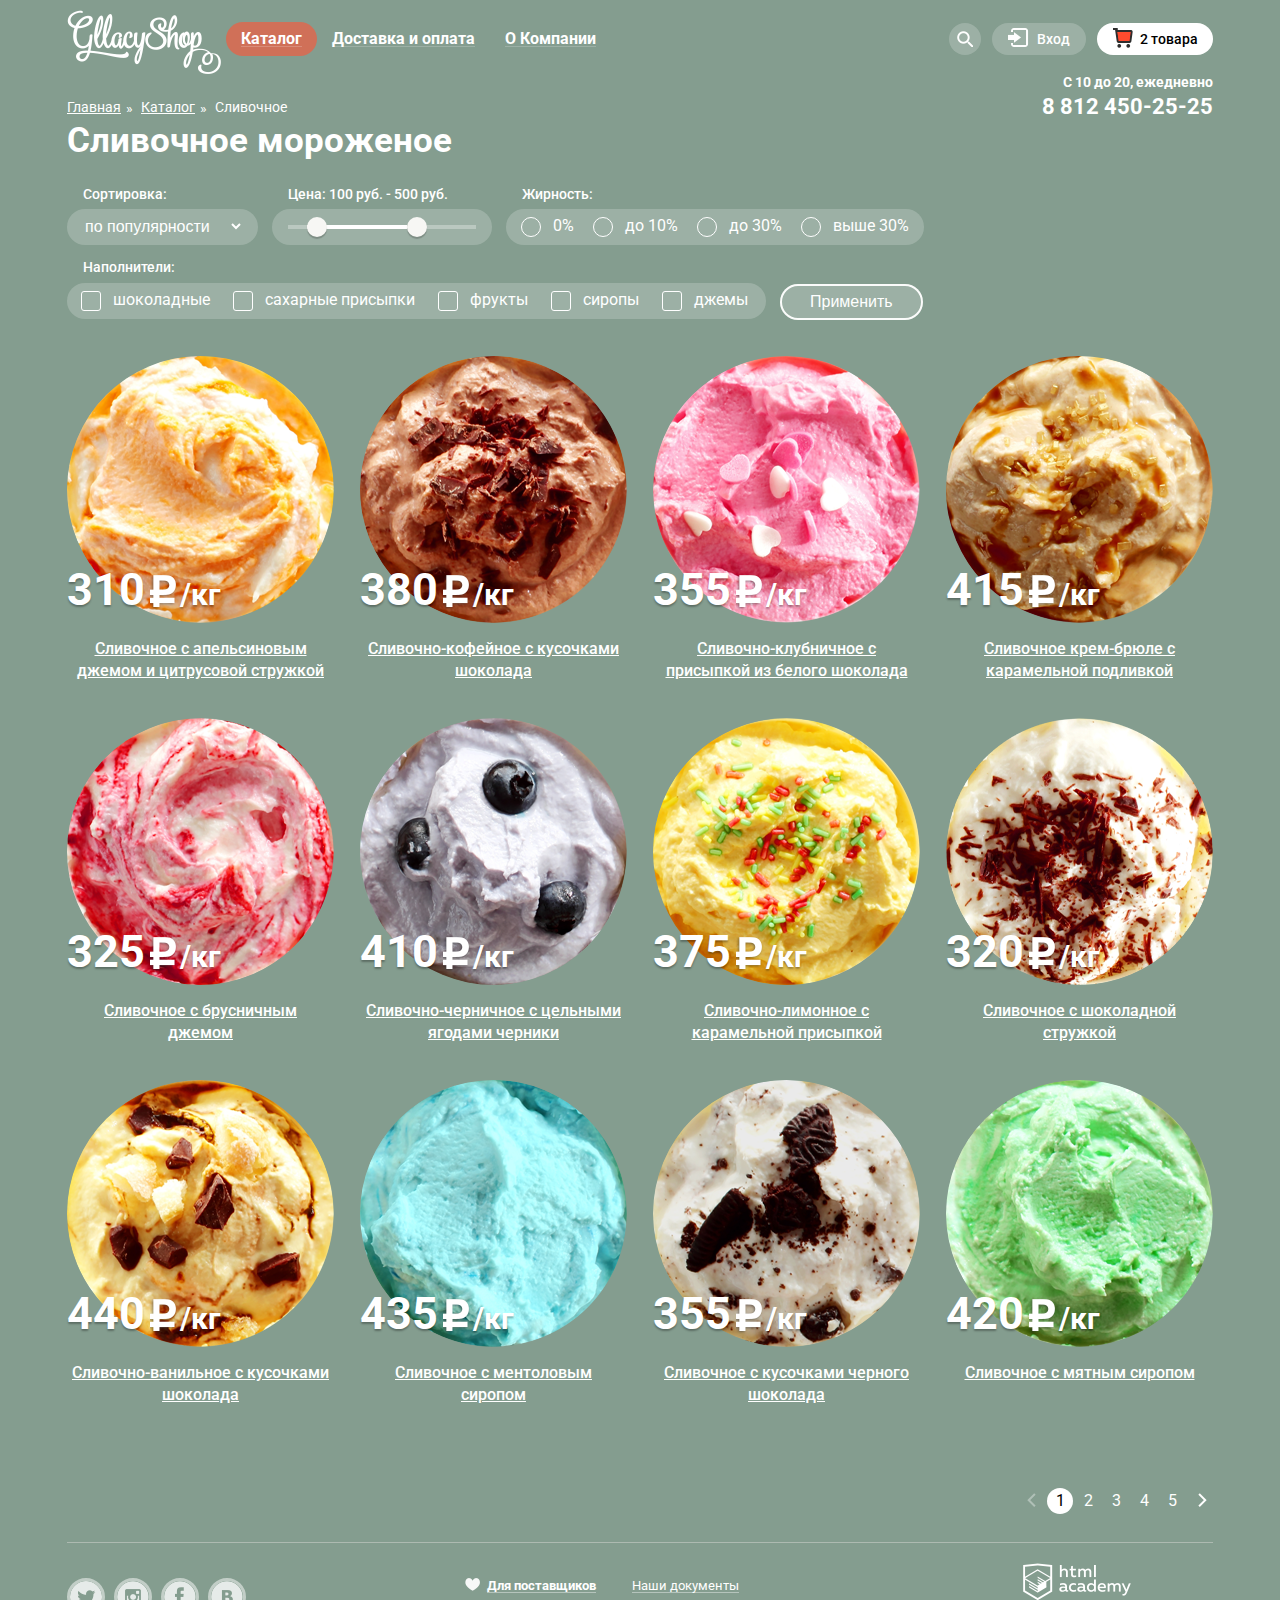
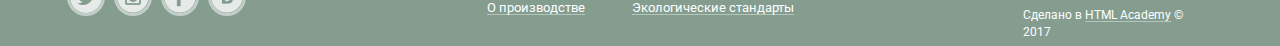
<file: catalog.html>
<!DOCTYPE html>
<html lang="en">
<head>
	<meta charset="UTF-8">
	<title>HTML Academy: Gllacy-catalog</title>
	<link rel="stylesheet" href="css/normalize.css">
	<link href="https://fonts.googleapis.com/css?family=Roboto:400,500,700" rel="stylesheet">
	<link rel="stylesheet" href="css/styles.min.css">
</head>
<body>
	<div class="container">
		<header class="main_header">
			<div class="main_header-top clearfix">
				<a href="index.html" title="На главную"> 
					<div class="logo_block">
						<img src="img/main_logo.png" width="154" height="64" alt="Glaccy-shop logo">
					</div>
				</a>
				<nav class="header_nav">
					<ul class="header_list">
						<li class="header_list-item">
							<a href="#" class="header_list-link active"> Каталог</a>									
							<div class="catalog_nav">
								<ul class="catalog_list">
									<li class="catalog_list-item emphasized">
										<a href="#" class="catalog_list-link">Новинки</a>
									</li>
									<li class="catalog_list-item">
										<a class="catalog_list-link active">Сливочное</a>
									</li>
									<li class="catalog_list-item">
										<a href="#" class="catalog_list-link">Щербеты</a>
									</li>
									<li class="catalog_list-item">
										<a href="#" class="catalog_list-link">Фруктовый лед</a>
									</li>
									<li class="catalog_list-item">
										<a href="#" class="catalog_list-link"> Мелорин</a>
									</li>
								</ul>
							</div>				
						</li>
						<li class="header_list-item">
							<a href="#" class="header_list-link"> Доставка и оплата</a>
						</li>
						<li class="header_list-item">
							<a href="#" class="header_list-link"> О Компании</a>
						</li>
					</ul>
				</nav>
				<nav class="user_block">
					<ul class="user_block-list">
						<li class="user_block-item search_item">
							<a href="#" class="user_block-link search"> Поиск</a>
							<div class="search_block">
								<form action="#">
									<fieldset>
										<input type="search" name="search_text" id="search_input">
										<label for="search_input" class="search_label"> Что ищем?</label>
									</fieldset>
								</form>
							</div>
						</li>
						<li class="user_block-item enter_item">
							<a href="#" class="user_block-link enter"> Вход </a>
							<div class="enter_block">
								<form action="#" method="post" class="clearfix">
									<fieldset class="enter_field">
										<input type="email" id="user_email">
										<label for="user_email"> Электронная почта</label>
									</fieldset>
									<fieldset>
										<input type="password" id="user_password">
										<label for="user_password"> Пароль </label>
									</fieldset>
									<div class="enter_submit clearfix">
										<button type="submit" class="btn enter_btn">Войти</button>
										<div class="enter_links">
											<a href="#"> Забыли пароль?</a>
											<a href="#"> Новая регистрация</a>
										</div>
									</div>
								</form>
							</div> 	
						</li>
						<li class="user_block-item cart_item">
							<a href="#" class="user_block-link cart cart_full"> 2 товара</a>
							<div class="cart_preview">
								<table class="cart_preview-table">
									<tr>
										<td class="preview_delete-col">
											<button type="button" class="delete_button"> Удалить </button>
										</td>
										<td class="preview_pic">
											<div class="preview_block-pic">
												<img src="img/products/1.png" alt="Пломбир с апельсиновым джемом" class="preview_pic" width="35" height="35">
											</div>
										</td>
										<td class="preview_product-name">
											Пломбир с апельсиновым джемом
										</td>
										<td class="preview_amount">
											1,5 кг x <span class="cart_preview-price">200 руб. </span>
										</td>
										<td class="subtotal">
											300 руб.
										</td>
									</tr>
									<tr class="row2">
										<td class="preview_delete-col">
											<button type="button" class="delete_button"> Удалить </button>
										</td>
										<td class="preview_pic">
											<div class="preview_block-pic">
												<img src="img/products/2.png" alt="Клубничный пломбир с присыпкой" class="preview_pic" width="35" height="35">
											</div>
										</td>
										<td class="preview_product-name">
											Клубничный пломбир с присыпкой из белого шоколада
										</td>
										<td class="preview_amount">
											1,5 кг x <span class="cart_preview-price">300 руб. </span>
										</td>
										<td class="subtotal">
											450 руб.
										</td>
									</tr>
									<tr class="preview_total">
										<td colspan="5">
											Итого: 750 руб.
										</td>
									</tr>
									<tr class="preview_btn_cell">
										<td colspan="5">
											<a href="#" class="btn"> Оформить заказ</a>
										</td>
									</tr>
								</table>
							</div>
						</li>
					</ul>
				</nav>
			</div>
			<div class="header_add-info clearfix">
				<div class="header_contacts">
					<p class="header_contacts_schedule"> С 10 до 20, ежедневно </p>
					<p class="header_contacts_phone"> 8 812 450-25-25</p>
				</div>
			</div>
		</header>

		<main class="main clearfix">
			
			<ul class="breadcrumbs">
				<li class="breadcrubs_item">
					<a href="index.html" class="breadcrunbs_item-link"> Главная</a>
				</li>
				<li class="breadcrubs_item">
					<a href="#" class="breadcrunbs_item-link"> Каталог</a>
				</li>
				<li class="breadcrubs_item current"> 
					Сливочное	
				</li>
			</ul>


			<h1> Сливочное мороженое</h1>

			<section class="filter_settings">
				<form action="#">
					<div class="filter_settings-item">
						<p>Сортировка:</p>
						<div class="filter_settings-options filter_settings-sort">
							<select name="sort">
								<option value="popular">по популярности</option>
								<option value="cheap_first">сначала недорогие</option>
								<option value="expensive_first">сначала дорогие</option>
								<option value="fat">по жирности</option>
							</select>
						</div>
					</div>

					<div class="filter_settings-item">
						<p>Цена: 100 руб.  -  500 руб.</p>
						<div class="filter_settings-options range_controls">
						   	<div class="scale">
						   		<div class="bar"></div>
							</div>
						    <div class="range_toggle range_toggle-min"></div>
							<div class="range_toggle range_toggle-max"></div>
						</div>
					</div>

					<div class="filter_settings-item filter_fat">
						<p> Жирность:</p>
						<div class="filter_settings-options filter_settings-fat">
							
							<label for="zero-fat"> 
								<input type="radio" id="zero-fat" name="fat" value="zero"> 
								<span class="checkbox_indicator"></span> 0% 
							</label>
							

							<label for="ten-fat">
								<input type="radio" id="ten-fat" name="fat" value="ten">
								<span class="checkbox_indicator"></span> до 10% 
							</label>
							
							<label for="before_30-fat"> 
								<input type="radio" id="before_30-fat" name="fat" value="before 30">
								<span class="checkbox_indicator"></span> до 30% 
							</label>
							
							
							<label for="above_30-fat">
								<input type="radio" id="above_30-fat" name="fat" value="above 30">
							 	<span class="checkbox_indicator"></span> выше 30% 
							 </label>
						</div>
					</div>

					<div class="filter_settings-item"> 
						<p>Наполнители:</p>
						<div class="filter_settings-options filter_settings-fillers">
							
							<label for="shoko-filler">
								<input type="checkbox" id="shoko-filler">
								<span class="checkbox_indicator"></span> 
								 шоколадные
							</label>
							
							
							<label for="sugar-filler">
								<input type="checkbox" id="sugar-filler">
								<span class="checkbox_indicator"></span>
								сахарные присыпки 
							 </label>

							<label for="fruit-filler"> 
								<input type="checkbox" id="fruit-filler">  
								<span class="checkbox_indicator"></span> 
								фрукты
							</label>
							
							
							<label for="syrup-filler">
								<input type="checkbox" id="syrup-filler">
								<span class="checkbox_indicator"></span>
								сиропы	
							</label>
							
							<label for="jam-filler">
								<input type="checkbox" id="jam-filler"> 
								<span class="checkbox_indicator"></span>
								джемы 
							</label>
						</div>
					</div>

					<div class="filter_settings-item"> 
						<input type="submit" value="Применить">
					</div>
				</form>
			</section>
		
			<section class="products">
				<ul class="products_list">
					<li class="products_list-item">
						<a href="#" class="products_item-link">
							<div class="products_img-block">
								<img src="img/products/1.png" alt="Сливочное с апельсиновым джемом" class="product_pic" width="267" height="267">
							</div>
							<b class="price"> 310 <span class="rouble">/кг</span></b>
						</a>
						<p> <a href="#" class="products_name-link">Сливочное с апельсиновым джемом и цитрусовой стружкой</a></p>
						<a href="#" class="products_link-quickview btn"> Быстрый просмотр</a>
					</li>
					
					<li class="products_list-item">
						<a href="#" class="products_item-link">
							<div class="products_img-block">
								<img src="img/products/2.png" alt="Сливочно-кофейное с кусочками шоколада" class="product_pic" width="267" height="267">
							</div>
							<b class="price"> 380 <span class="rouble">/кг</span></b>
						</a>
						<p> <a href="#" class="products_name-link">Сливочно-кофейное с кусочками шоколада</a></p>
						<a href="#" class="products_link-quickview btn"> Быстрый просмотр</a>
					</li>

					<li class="products_list-item">
						<a href="#" class="products_item-link">
							<div class="products_img-block">
								<img src="img/products/3.png" alt="Сливочно-клубничное с присыпкой из белого шоколада" class="product_pic" width="267" height="267">
							</div>
							<b class="price">355 <span class="rouble">/кг</span></b>
						</a>
						<p> <a href="#" class="products_name-link">Сливочно-клубничное с присыпкой из белого шоколада</a></p>
						<a href="#" class="products_link-quickview btn"> Быстрый просмотр</a>
					</li>

					<li class="products_list-item">
						<a href="#" class="products_item-link">
							<div class="products_img-block">
								<img src="img/products/4.png" alt="Сливочное крем-брюле с карамельной подливкой" class="product_pic" width="267" height="267">
							</div>
							<b class="price">415 <span class="rouble">/кг</span></b>
						</a>
						<p> <a href="#" class="products_name-link">Сливочное крем-брюле с карамельной подливкой</a></p>
						<a href="#" class="products_link-quickview btn"> Быстрый просмотр</a>
					</li>

					<li class="products_list-item">
						<a href="#" class="products_item-link">
							<div class="products_img-block">
								<img src="img/products/5.png" alt="Сливочное с брусничным джемом" class="product_pic" width="267" height="267">
							</div>
							<b class="price">325 <span class="rouble">/кг</span></b>
						</a>
						<p> <a href="#" class="products_name-link">Сливочное с брусничным джемом</a></p>
						<a href="#" class="products_link-quickview btn"> Быстрый просмотр</a>
					</li>

					<li class="products_list-item">
						<a href="#" class="products_item-link">
							<div class="products_img-block">
								<img src="img/products/6.png" alt="Сливочно-черничное с цельными ягодами черники " class="product_pic" width="267" height="267">
							</div>
							<b class="price">410 <span class="rouble">/кг</span></b>
						</a>
						<p> <a href="#" class="products_name-link">Сливочно-черничное с цельными ягодами черники </a></p>
						<a href="#" class="products_link-quickview btn"> Быстрый просмотр</a>
					</li>

					<li class="products_list-item">
						<a href="#" class="products_item-link">
							<div class="products_img-block">
								<img src="img/products/7.png" alt="Сливочно-лимонное с карамельной присыпкой" class="product_pic" width="267" height="267">
							</div>
							<b class="price">375 <span class="rouble">/кг</span></b>
						</a>
						<p> <a href="#" class="products_name-link">Сливочно-лимонное с карамельной присыпкой</a></p>
						<a href="#" class="products_link-quickview btn"> Быстрый просмотр</a>
					</li>

					<li class="products_list-item">
						<a href="#" class="products_item-link">
							<div class="products_img-block">
								<img src="img/products/8.png" alt="Сливочное с шоколадной стружкой" class="product_pic" width="267" height="267">
							</div>
							<b class="price">320 <span class="rouble">/кг</span></b>
						</a>
						<p> <a href="#" class="products_name-link">Сливочное с шоколадной стружкой</a></p>
						<a href="#" class="products_link-quickview btn"> Быстрый просмотр</a>
					</li>

					<li class="products_list-item">
						<a href="#" class="products_item-link">
							<div class="products_img-block">
								<img src="img/products/9.png" alt="Сливочно-ванильное с кусочками шоколада" class="product_pic" width="267" height="267">
							</div>
							<b class="price">440 <span class="rouble">/кг</span></b>
						</a>
						<p> <a href="#" class="products_name-link">Сливочно-ванильное с кусочками шоколада</a></p>
						<a href="#" class="products_link-quickview btn"> Быстрый просмотр</a>
					</li>

					<li class="products_list-item">
						<a href="#" class="products_item-link">
							<div class="products_img-block">
								<img src="img/products/10.png" alt="Сливочноe с ментоловым сиропом" class="product_pic" width="267" height="267">
							</div>
							<b class="price">435 <span class="rouble">/кг</span></b>
						</a>
						<p> <a href="#" class="products_name-link">Сливочноe с ментоловым сиропом</a></p>
						<a href="#" class="products_link-quickview btn"> Быстрый просмотр</a>
					</li>

					<li class="products_list-item">
						<a href="#" class="products_item-link">
							<div class="products_img-block">
								<img src="img/products/11.png" alt="Сливочное с кусочками черного шоколада" class="product_pic" width="267" height="267">
							</div>
							<b class="price"> 355 <span class="rouble">/кг</span></b>
						</a>
						<p> <a href="#" class="products_name-link">Сливочное с кусочками черного шоколада</a></p>
						<a href="#" class="products_link-quickview btn"> Быстрый просмотр</a>
					</li>

					<li class="products_list-item">
						<a href="#" class="products_item-link">
							<div class="products_img-block">
								<img src="img/products/12.png" alt="Сливочное с мятным сиропом" class="product_pic" width="267" height="267">
							</div>
							<b class="price">420 <span class="rouble">/кг</span></b>
						</a>
						<p> <a href="#" class="products_name-link">Сливочное с мятным сиропом</a></p>
						<a href="#" class="products_link-quickview btn"> Быстрый просмотр</a>
					</li>	
				</ul>
			</section>

			<ul class="paginator">
				<li class="paginator_item">
					<a class="paginator_link paginator_link-prev">Назад</a>
				</li>
				<li class="paginator_item">
					<a class="paginator_link current_page">1</a>
				</li>
				<li class="paginator_item">
					<a href="#" class="paginator_link">2</a>
				</li>
				<li class="paginator_item">
					<a href="#" class="paginator_link">3</a>
				</li>
				<li class="paginator_item">
					<a href="#" class="paginator_link">4</a>
				</li>
				<li class="paginator_item">
					<a href="#" class="paginator_link">5</a>
				</li>
				<li class="paginator_item">
					<a href="#" class="paginator_link paginator_link-next"> Вперед</a>
				</li>
			</ul>

		</main>
		<footer class="footer clearfix">
				<ul class="social">
					<li class="social_item">
						<a href="#" class="social_item-link twitter" title="Наша страничка в Twitter"> Twitter </a>
					</li>
					<li class="social_item">
						<a href="#" class="social_item-link instagram" title="Мы в Instagram"> Instagram </a>
					</li>
					<li class="social_item">
						<a href="#" class="social_item-link facebook" title="Наша страничка в Facebook"> Facebook </a>
					</li>
					<li class="social_item">
						<a href="#" class="social_item-link vk" title="Добавляйтесь в друзья в VK"> VK </a>
					</li>
				</ul>

				<ul class="about_list">
					<li class="about_list-item about_heart">
						<a href="#"> Для поставщиков</a>
					</li>
					<li class="about_list-item">
						<a href="#"> Наши документы</a>
					</li>
					<li class="about_list-item">
						<a href="#"> О производстве</a>
					</li>
					<li class="about_list-item">
						<a href="#"> Экологические стандарты</a>
					</li>
				</ul>

				<div class="copyright">
					<a href="https://htmlacademy.ru/intensive/htmlcss" title="Сайт HTML-Академии"> 
						<img src="img/logo_academy.png" class="logo_html-academy" alt="HTML Academy" width="108" height="38">
					</a>
					<p> Сделано в <a href="https://htmlacademy.ru/intensive/htmlcss" class="link_html-academy">HTML Academy </a> &copy; 2017</p>
				</div>
			
			</footer>
	</div>
<script src="js/script.min.js"></script>
</body>
</html>
</file>
<file: css/styles.min.css>
html{-webkit-box-sizing:border-box;box-sizing:border-box}*,::after,::before{-webkit-box-sizing:inherit;box-sizing:inherit}body{background-color:#849d8f;font-family:"Roboto","Arial",sans-serif;font-size:18px;line-height:1.2;margin:0;padding:0}.header_list-link:hover::after,body>input[type=radio]{display:none}.site_wrapper{min-width:1200px;background-repeat:no-repeat;background-position:top center;-webkit-transition:background-image .5s ease,background-color .5s ease;transition:background-image .5s ease,background-color .5s ease;position:relative}.site_wrapper::after,.site_wrapper::before{content:"";visibility:hidden}.site_wrapper::before{background-image:url(../img/Background2.png)}.site_wrapper::after{background-image:url(../img/Background3.png)}.container{width:1200px;margin:0 auto;padding:0 27px}.clearfix::after{display:table;content:"";clear:both}.btn{font:inherit;font-size:18px;line-height:24px;font-weight:700;display:inline-block;vertical-align:middle;color:#fff;text-decoration:none;padding:11px 16px;text-align:center;outline:0;background:#f26843;background:-webkit-gradient(linear,left top,left bottom,from(#f26843),to(#e74a35));background:linear-gradient(to bottom,#f26843 0%,#e74a35 100%);border-radius:100px;-webkit-box-shadow:0 2px 2px rgba(172,16,0,.64);box-shadow:0 2px 2px rgba(172,16,0,.64)}.btn:hover{background:-webkit-gradient(linear,left top,left bottom,from(#f58669),to(#ec6f5e));background:linear-gradient(to bottom,#f58669 0%,#ec6f5e 100%);-webkit-box-shadow:0 2px 2px #ac1000;box-shadow:0 2px 2px #ac1000}.btn:active{background:-webkit-gradient(linear,left top,left bottom,from(#d84732),to(#e1613e));background:linear-gradient(to bottom,#d84732 0%,#e1613e 100%);-webkit-box-shadow:inset 0 2px 2px #ac1000;box-shadow:inset 0 2px 2px #ac1000}.main_header{padding:10px 0}.main_header-top{vertical-align:middle;margin-bottom:-5px}.logo_block{float:left;max-width:154px}.logo_link img{max-width:154px;max-height:64px}.header_nav{float:left;max-width:50%;padding-top:12px;padding-left:5px}.user_block{float:right;width:267px;padding-top:13px}.catalog_list,.header_list{padding:0;margin:0}.header_list{list-style:none;font-size:0}.header_list-item{display:inline-block;vertical-align:middle;position:relative;font-size:16px}.header_list-item:last-child{margin-right:0}.header_list-link{display:inline-block;font-size:16px;line-height:18px;font-weight:700;color:#fff;padding:8px 15px;border-radius:19px;position:relative;text-decoration:none}.header_list-link::after{content:"";position:absolute;left:15px;right:15px;bottom:9px;height:1px;background:rgba(255,255,255,.2)}.header_list-link:hover{color:#353535;background-color:#f6f6f3;text-decoration:none}.header_list-link:active{-webkit-box-shadow:inset 0 2px 2px 0;box-shadow:inset 0 2px 2px 0}.catalog_nav{display:none;position:absolute;width:144px;z-index:20}.catalog_list{margin-top:5px;background-color:#f7f7f4;font-size:14px;line-height:16px;list-style:none;border-radius:5px;-webkit-box-shadow:0 15px 20px 0 rgba(0,0,0,.5);box-shadow:0 15px 20px 0 rgba(0,0,0,.5)}.header_list-item:hover .catalog_nav{display:block}.emphasized{border-bottom:1px solid #d1d1ce;font-weight:700}.catalog_list-link{display:block;padding:11px 21px;text-decoration:none;color:#353535}.catalog_list-link[href]:hover{background-color:#fbded7}.catalog_list-link[href]:active{background-color:#f6b5a5}.active{background-color:#d07058;color:#fff;text-decoration:none;cursor:default}.catalog_list-item:first-child a{border-top-left-radius:5px;border-top-right-radius:5px}.catalog_list-item:last-child a{border-bottom-right-radius:5px;border-bottom-left-radius:5px}.user_block-list{font-size:0;text-align:right;list-style:none;padding:0;margin:0}.user_block-item{display:inline-block;vertical-align:top;position:relative;margin-right:11px;font-size:14px;line-height:16px}.user_block-item:last-child{margin-right:0}.user_block-link{display:inline-block;border-radius:18px;padding:8px;background-color:rgba(254,254,254,.2);color:#fff;text-decoration:none;font-weight:500}.user_block-item:hover .user_block-link{color:#000;background-color:#f8f7f4}.search{font-size:0;width:32px;height:32px;position:relative}.search::before{content:"";position:absolute;z-index:25;left:8px;top:8px;width:16px;height:16px;background:url(../img/sprite.png) 0 -113px no-repeat}.search_item:hover .search::before{background:url(../img/sprite.png) -57px -113px no-repeat}.search_block{display:none;width:342px;z-index:10;position:absolute;padding-top:5px;-webkit-box-shadow:0 15px 20px 0 rgba(0,0,0,.5);box-shadow:0 15px 20px 0 rgba(0,0,0,.5);left:-309px}.search_block form{background-color:#f7f7f4;border-radius:5px;padding:20px 16px}.search_block fieldset{margin:0;padding:0;border:0;position:relative}.search_block input{width:310px;padding:10px 15px;margin:0 auto;border-radius:5px;font-size:14px;line-height:24px;color:#323232;font-weight:400;border:1px solid #d2d2d1;background-color:#fff;outline:0}.search_block input:hover{-webkit-box-shadow:0 0 0 1px #c7c6c5 inset;box-shadow:0 0 0 1px #c7c6c5 inset}.search_block input:focus{border-color:#5b9ddf}.enter_block input:focus:hover,.search_block input:focus:hover{-webkit-box-shadow:0 0 0 1px #5b9ddf inset;box-shadow:0 0 0 1px #5b9ddf inset}.enter_block input:focus+label,.search_block input:focus+label{color:#5b9ddf;top:-15px;left:15px;font-size:11px;line-height:13px}.enter_block label,.search_block label{position:absolute;top:10px;left:15px;font-size:14px;line-height:24px;color:#999;-webkit-transition:.3s;transition:.3s}.enter_block .active_input+label,.search_block .active_input+label{color:#c7c6c5;top:-15px;left:15px;font-size:11px;line-height:13px}.enter{padding-left:45px;padding-right:16px}.enter::before{content:"";position:absolute;left:16px;top:5px;width:21px;height:21px;background:url(../img/sprite.png) 0 -57px no-repeat}.enter_item:hover .enter::before{background:url(../img/sprite.png) -57px -57px no-repeat}.enter_block{padding-top:5px;display:none;position:absolute;width:277px;z-index:10;left:-184px;-webkit-box-shadow:0 15px 20px 0 rgba(0,0,0,.5);box-shadow:0 15px 20px 0 rgba(0,0,0,.5)}.enter_block form{background-color:#f7f7f4;border-radius:5px;padding:20px}.enter_block fieldset{padding:0;border:0;position:relative;margin:0 0 22px}.enter_block input{width:100%;padding:10px 15px;margin:0 auto;border-radius:5px;font-size:14px;line-height:24px;color:#323232;font-weight:400;border:1px solid #d2d2d1;outline:0;background-color:#fff}.enter_block input:hover{-webkit-box-shadow:0 0 0 1px #c7c6c5 inset;box-shadow:0 0 0 1px #c7c6c5 inset}.enter_block input:focus{border-color:#5b9ddf}.enter_btn{padding-right:25px;padding-left:25px;float:left;max-width:100px;font-size:18px;line-height:24px;border:0}.enter_links{padding-right:4px;float:right;max-width:125px;text-align:left}.enter_links a{color:#353535;font-size:13px;line-height:24px;position:relative;text-decoration:none}.enter_links a::after{content:"";position:absolute;left:0;right:0;bottom:0;height:1px;background:rgba(0,0,0,.2)}.enter_links a:active::after,.enter_links a:hover::after{background:#f9cdc4}.enter_links a:active,.enter_links a:hover{color:#e84d37}.cart_item:hover .cart_preview,.enter_item:hover .enter_block,.search_item:hover .search_block{display:block}.cart{padding-left:43px;width:116px;text-align:left}.cart::before{content:"";position:absolute;left:16px;top:5px;width:22px;height:21px;background:url(../img/sprite.png) 0 0 no-repeat}.cart:hover::before,.cart_full::before{background:url(../img/sprite.png) -57px 0 no-repeat}.cart_full{background-color:#fff;color:#000}.cart_full::before{content:"";position:absolute;left:16px;top:5px;width:22px;height:21px}.cart_preview{padding-top:5px;display:none;position:absolute;width:540px;z-index:10;right:-8px;font-size:13px;line-height:16px;color:#353535}.cart_preview-table{background-color:#f6f6f3;border-radius:5px;padding:20px 15px;-webkit-box-shadow:0 15px 20px 0 rgba(0,0,0,.5);box-shadow:0 15px 20px 0 rgba(0,0,0,.5)}.cart_preview-table td{padding:0 13px 18px 0}.delete_button{font-size:0;margin:0 auto;border:0;width:12px;height:12px;background:0 0;position:relative;cursor:pointer}.delete_button::after,.delete_button::before{content:"";position:absolute;width:14px;height:2px;background-color:#535353;top:0;left:0;z-index:20px}.delete_button::before{-webkit-transform:rotate(45deg);transform:rotate(45deg)}.delete_button::after{-webkit-transform:rotate(135deg);transform:rotate(135deg)}.preview_product-name{width:240px;text-align:left}.cart_preview-price{color:#989898}.subtotal{width:70px;text-align:center}.preview_total td{text-align:right;color:#353535;font-size:15px;font-weight:700;line-height:18px;padding:18px 0;border-top:1px solid #c9c9c6}.preview_btn_cell td{padding:0}.header_add-info{margin-bottom:-30px;padding:0}.header_contacts{float:right;color:#fff}.header_contacts_phone,.header_contacts_schedule{padding:0;margin:0;text-align:right}.header_contacts_schedule{font-size:14px;line-height:16px;font-weight:700;margin-bottom:5px}.header_contacts_phone{font-size:22px;line-height:24px;font-weight:700}.breadcrumbs{list-style:none;font-size:0;padding:0;margin:0 0 5px}.breadcrubs_item,.breadcrunbs_item-link{color:#fff;font-size:14px;line-height:16px}.breadcrubs_item{display:inline-block;margin-right:5px}.breadcrunbs_item-link{position:relative;padding-right:15px}.about_list-item:hover a,.breadcrunbs_item-link:hover{color:#ffbc9e}.breadcrunbs_item-link::after{content:"\00bb";position:absolute;width:10px;height:10px;top:1px;right:0}.main h1{margin:0 0 25px;font-size:35px;line-height:41px;color:#fff}.slider{position:relative;padding-top:292px;text-align:center;color:#fff;margin-bottom:41px}.filter_settings-fat input,.filter_settings-fillers input,.slide{display:none}.slide-title{width:700px;margin:0 auto 30px;font-weight:700;font-size:60px;line-height:60.35px}.slide-btn{display:inline-block;vertical-align:middle;padding:10px 42px;font-weight:700;font-size:32px;line-height:44px;color:#fff;text-shadow:0 2px 5px rgba(160,32,11,.76)}.slider_controls{position:absolute;bottom:23px;left:0;z-index:20;font-size:0}.slider_controls label{display:inline-block;width:20px;height:20px;margin-right:9px;vertical-align:top;background-color:transparent;border:2px solid #fff;border-radius:50%;cursor:pointer}.slider_controls label:hover{background-color:rgba(255,255,255,.4)}.slider_controls label:active{background-color:#fff}#btn-1:checked~.site_wrapper #slide1,#btn-2:checked~.site_wrapper #slide2,#btn-3:checked~.site_wrapper #slide3{display:block}#btn-1:checked~.site_wrapper{background-color:#849d8f;background-image:url(../img/Background1.png)}#btn-2:checked~.site_wrapper{background-color:#8996a6;background-image:url(../img/Background2.png)}#btn-3:checked~.site_wrapper{background-color:#9d8b84;background-image:url(../img/Background3.png)}#btn-1:checked~.site_wrapper label[for=btn-1],#btn-2:checked~.site_wrapper label[for=btn-2],#btn-3:checked~.site_wrapper label[for=btn-3]{background-color:#fff}.banners{font-size:0;margin-bottom:35px}.banners_item{font-size:18px;color:#fff;padding:18px 20px 22px;display:inline-block;vertical-align:top;width:560px;margin-right:26px;border-radius:15px}.banners_item:last-child{margin-right:0}.banners_item h2,.banners_item p{padding:0;font-size:35px;line-height:41px;font-weight:700;margin:0 0 15px}.banners_item p{font-size:18px;line-height:22px;margin:0 0 20px;min-height:65px}.btn_banners{float:right;padding:11px 23px}.raspberries,.shoko{background-size:cover}.raspberries{background:#770c28 url(../img/raspberry_back.jpg) top left}.shoko{background:#493023 url(../img/shoko_back.jpg) top left}.products{padding-bottom:40px;margin-left:-13px;margin-right:-13px;margin-bottom:12px}.products_list{font-size:0;padding:0;list-style:none}.products_list-item{font-size:16px;display:inline-block;vertical-align:top;text-align:center;width:293px;min-height:323px;position:relative;padding:6px 13px 17px;margin-bottom:-43px;border-radius:5px}.products_list-item:hover{z-index:20;background:rgba(248,247,244,.3);-webkit-box-shadow:0 20px 20px rgba(0,0,0,.08);box-shadow:0 20px 20px rgba(0,0,0,.08)}.products_list-item:hover .products_name-link{text-decoration:none}.products_img-block,.products_item-link{border-radius:50%;width:267px;height:267px}.products_img-block{overflow:hidden}.products_item-link{display:block;margin-bottom:15px;position:relative}.price,.top::before{position:absolute;left:0}.top::before{content:"";z-index:25;width:60px;height:60px;background:url(../img/sprite.png) 0 -453px no-repeat;border-radius:50%;overflow:hidden;top:0}.products_list-item:hover .products_link-quickview{visibility:visible}.products_list-item p{margin-top:0;margin-bottom:10px;padding:0 5px}.products_link-quickview{visibility:hidden;width:201px}.price{color:#fff;font-size:45px;line-height:45px;top:211px;text-shadow:0 2px 2px rgba(0,0,0,.3)}.rouble{font-size:30px;position:relative;left:24px}.rouble::before{content:"";position:absolute;background:url(../img/sprite.png) -2px -527px no-repeat;top:-2px;left:-30px;width:30px;height:35px}.features h2,.products_name-link{color:#fff;font-size:16px;line-height:22px;font-weight:500}.features{background:url(../img/Waffles_back.jpg) top left;padding:24px 20px;margin-top:-42px;margin-bottom:40px;border-radius:15px}.features h2{font-size:24px;line-height:30px;color:#353535;margin:0 auto 5px}.features_list{font-size:0;padding:0;margin:0;list-style:none}.features_item{display:inline-block;vertical-align:top;font-size:16px;line-height:22px;color:#353535;width:540px;margin:0 26px 5px 0;padding:15px 0 0 55px;position:relative}.features_item:nth-child(2n){margin-right:0}.features_item::before{content:"";position:absolute;width:48px;height:48px;top:5px;left:0;z-index:20}.cow::before{background:url(../img/sprite.png) 0 -283px no-repeat}.leaf::before{background:url(../img/sprite.png) 0 -395.5px no-repeat}.ice_cream::before{background:url(../img/sprite.png) 0 -340px no-repeat}.term::before{background:url(../img/sprite.png) 0 -227.1px no-repeat}.news_section{font-size:0;margin-bottom:36px}.news_item{display:inline-block;vertical-align:top;font-size:16px;line-height:22px;color:#353535;width:560px;min-height:220px;border-radius:15px;margin-right:26px;padding:0}.news_item:last-child{margin-right:0}.recipes_link{color:#353535;font-size:24px;line-height:30px}.news{background:#fff url(../img/strawberry_back.jpg) 0 0;padding:20px}.news p{margin:0 0 5px}.news h3{width:300px;margin:0}.subscribe-border{background:#fff url(../img/post_pattern.png);padding:5px}.subscribe{background:#fff;border-radius:15px;height:210px;width:550px;margin:auto;padding:25px 20px}.subscribe p{margin:0 0 35px;font-size:16px;line-height:22px}.subscribe form{background-color:inherit;padding:0;margin:0}.subscribe fieldset{width:370px;display:inline-block;vertical-align:top;margin:0;padding:0;border:0;position:relative}.subscribe input[type=email]{width:100%;padding:10px 15px;border-radius:5px;font-size:16px;line-height:24px;color:#989898;font-weight:400;border:1px solid #d2d2d1;outline:0;background-color:#fff}.subscribe input[type=email]:hover{-webkit-box-shadow:inset 0 0 0 1px #d2d2d1;box-shadow:inset 0 0 0 1px #d2d2d1}.feedback_form input[type=email]:focus,.feedback_form input[type=text]:focus,.feedback_form textarea:focus,.subscribe input[type=email]:focus{border-color:#5b9ddf}.feedback_form input[type=email]:focus:hover,.feedback_form input[type=text]:focus:hover,.feedback_form textarea:focus:hover,.subscribe input[type=email]:focus:hover{-webkit-box-shadow:inset 0 0 0 1px #5b9ddf;box-shadow:inset 0 0 0 1px #5b9ddf}.subscribe label{position:absolute;top:10px;left:15px;font-size:16px;line-height:24px;color:#999;-webkit-transition:.3s;transition:.3s}.feedback_form input:focus+label,.feedback_form textarea:focus+label,.subscribe input[type=email]:focus+label{top:-15px;left:15px;font-size:11px;line-height:13px;color:#5b9ddf}.feedback_form .active_input+label,.subscribe .active_input+label{top:-15px;left:15px;font-size:11px;line-height:13px}.subscribe input[type=submit]{border:0}.subscribe_btn{float:right}.map{width:1200px;background:url(../img/map.png) 0 center no-repeat;height:430px;margin:0 auto;padding:0}.contacts,.yandex_map{position:relative}.yandex_map iframe{position:absolute;z-index:15;width:1200px;height:430px;border:0}.contacts{margin-top:60px;padding:30px 25px;background-color:#fff;border-radius:15px;float:right;width:300px;font-size:14px;line-height:20px;color:#353535;z-index:20}.contacts_block1,.filter_settings form{margin-bottom:16px}.contacts_block1 p{font-size:14px;line-height:20px;margin-top:0;margin-bottom:2px;width:150px}.contacts .bold{font-size:18px;line-height:24px;font-weight:700;width:230px}.contacts_block2{margin-bottom:25px}.contacts_block2 p{margin:0 0 4px}.feedback_btn{padding:10px 25px}.feedback_form{display:none;position:fixed;top:50%;left:50%;margin-left:-239px;margin-top:-220px;z-index:30;width:478px;padding:25px;background-color:#f7f7f4;border-radius:10px;-webkit-box-shadow:0 15px 20px 0 rgba(0,0,0,.5);box-shadow:0 15px 20px 0 rgba(0,0,0,.5)}.feedback_form p{padding:0;font-size:24px;line-height:28px;font-weight:500;margin:0 0 25px}.feedback_close{position:absolute;z-index:31;top:15px;right:15px;height:18px;width:18px;font-size:0;background:0 0;border:0;outline:0}.feedback_close::after,.feedback_close::before{content:"";position:absolute;height:2px;width:13px;background-color:#000;top:8px;left:2px;border-radius:1px}.feedback_close:active::after,.feedback_close:active::before{-webkit-box-shadow:0 0 2px 0 rgba(0,0,0,.7);box-shadow:0 0 2px 0 rgba(0,0,0,.7)}.feedback_close::before{-webkit-transform:rotate(45deg);transform:rotate(45deg)}.feedback_close::after{-webkit-transform:rotate(-45deg);transform:rotate(-45deg)}.feedback_form fieldset{position:relative;padding:0;margin-bottom:20px;border:0}.feedback_form input[type=email],.feedback_form input[type=text],.feedback_form textarea{font-size:16px;line-height:24px;color:#989898;padding:10px 15px;border-radius:5px;border:1px solid #d2d2d1;background-color:#fff;outline:0;width:267px}.feedback_form textarea{font-weight:400;width:100%;margin-bottom:5px}.feedback_form input[type=text]:hover .feedback_form input[type=email]:hover,.feedback_form textarea:hover{-webkit-box-shadow:inset 0 0 0 1px #989898;box-shadow:inset 0 0 0 1px #989898}.feedback_form label{position:absolute;top:12px;left:15px;font-size:16px;line-height:24px;color:#999;-webkit-transition:.3s;transition:.3s}.feedback_form input[type=submit]{float:right;border:0}.filter_settings{width:880px;font-size:0;color:#fff}.filter_settings-item{display:inline-block;vertical-align:top;margin-bottom:14px;margin-right:14px}.filter_settings-item p{margin:0 15px 7px 0;padding-left:16px;font-weight:500;font-size:14px}.filter_settings-options{border-radius:20px;background-color:rgba(255,255,255,.2);padding:8px 14px;font-size:16px;line-height:18px;height:36px}.filter_settings-sort>select{background:0 0;border:0;color:#fff;font-size:16px;line-height:18px;font-weight:500;outline:0}.filter_settings-sort option,.filter_settings-sort:hover select{color:#000}.filter_settings-sort:hover{background:#fff}.filter_settings-fat{padding:8px 15px}.filter_settings-fat label{cursor:pointer;margin-right:15px}.filter_settings-fat label:hover .checkbox_indicator,.filter_settings-fillers label:hover .checkbox_indicator{-webkit-box-shadow:inset 0 0 0 1px #fff;box-shadow:inset 0 0 0 1px #fff}.filter_settings-fat label:last-child,.filter_settings-fillers label:last-child{margin-right:0}.filter_settings-fat .checkbox_indicator{position:relative;display:inline-block;vertical-align:top;width:20px;height:20px;border-radius:50%;border:1px solid #fff;margin-right:8px}.filter_settings-fat input[type=radio]:checked+.checkbox_indicator::before{content:"";position:absolute;height:10px;width:10px;border-radius:50%;background-color:#fff;top:4px;left:4px}.filter_settings-fat input[type=radio]:disabled+.checkbox_indicator,.filter_settings-fillers input:disabled+.checkbox_indicator{border:1px solid rgba(255,255,255,.4)}.filter_settings-fat input[type=radio]:checked:disabled+.checkbox_indicator::before{background-color:rgba(255,255,255,.4)}.filter_settings-fillers{padding-right:18px}.filter_settings-fillers label{cursor:pointer;margin-right:19px}.filter_settings-fillers .checkbox_indicator{position:relative;display:inline-block;vertical-align:top;width:20px;height:20px;border-radius:3px;border:1px solid #fff;margin-right:8px}.filter_settings-fillers .checkbox_indicator::after,.filter_settings-fillers .checkbox_indicator::before{content:"";position:absolute;background-color:#fff;border-radius:1px}.filter_settings-fillers input:checked+.checkbox_indicator::before{height:2px;width:11px;top:8px;left:5px;-webkit-transform:rotate(-45deg);transform:rotate(-45deg)}.filter_settings-fillers input:checked+.checkbox_indicator::after{height:2px;width:6px;top:9px;left:3px;-webkit-transform:rotate(60deg);transform:rotate(60deg)}.filter_settings-fillers input:checked:disabled+.checkbox_indicator::after,.filter_settings-fillers input:checked:disabled+.checkbox_indicator::before{background:rgba(255,255,255,.4)}.filter_settings-item:last-child{margin-right:0}.range_controls{padding:8px 16px;position:relative;width:220px}.range_controls .scale{height:4px;margin-top:8px;background:rgba(255,255,255,.3)}.range_controls .bar{width:100px;height:4px;position:absolute;left:35px;background:#fff}.range_toggle{position:absolute;top:8px;width:20px;height:20px;background:#f7f7f4;border-radius:50%;-webkit-box-shadow:0 2px 1px 0 rgba(0,1,1,.2);box-shadow:0 2px 1px 0 rgba(0,1,1,.2);cursor:pointer}.range_toggle-min{left:35px}.range_toggle-max{left:135px}.filter_settings-item input[type=submit]{margin-top:25px;padding:7px 30px;background:rgba(255,255,255,.2);border:0;-webkit-box-shadow:inset 0 0 0 2px #fbfcfb;box-shadow:inset 0 0 0 2px #fbfcfb;border-radius:20px;color:#fff;font-size:16px;line-height:18px;font-weight:500;height:36px;outline:0}.filter_settings-item input[type=submit]:hover{color:#000;background-color:#fbfcfb}.filter_settings-item input[type=submit]:active{background-color:#eaeaea;-webkit-box-shadow:inset 0 1px 2px 1px #6c6d6c;box-shadow:inset 0 1px 2px 1px #6c6d6c;color:#000}.paginator{font-size:0;list-style:none;float:right;margin:0 0 28px;padding:0}.paginator_item{font-size:16px;display:inline-block;vertical-align:middle;text-align:center;margin-right:2px;width:26px;border-radius:50%}.paginator_item:hover{background-color:rgba(255,255,255,.2)}.paginator_item:first-child:hover{background:0 0}.paginator_item:last-child{margin-right:0}.paginator_link{color:#fff;font-size:16px;line-height:18px;text-decoration:none;display:inline-block;vertical-align:middle;border-radius:50%;width:26px;height:26px;padding:4px}.current_page{background-color:#fff;color:#000;cursor:default}.paginator_link:active{color:#000}.paginator_link-next,.paginator_link-prev{font-size:0;position:relative}.paginator_link-next::before,.paginator_link-prev::before{content:"";position:absolute;top:5px;left:8px;width:10px;height:18px}.paginator_link-next::before{left:5px}.paginator_link-prev::before{background:url(../img/sprite.png) -91px -171px no-repeat}.paginator_link-next::before{background:url(../img/sprite.png) -57px -170px no-repeat}.paginator_link-prev{margin-right:3px}.paginator_link-next{width:20px;margin-left:2px;padding-right:0;margin-right:-4px}.footer{height:100px;border-top:1px solid #adbab1}.social{float:left;width:300px;margin:0 120px 0 0;padding:35px 0 30px;list-style:none}.social_item,.social_item-link{display:inline-block;border-radius:50%}.social_item{vertical-align:middle;font-size:0;border:3px solid rgba(255,255,255,.5);margin-right:5px}.social_item:hover{border-color:rgba(255,255,255,.7)}.social_item:active .social_item-link{-webkit-box-shadow:inset 0 2px 1px #888;box-shadow:inset 0 2px 1px #888}.social_item-link{height:32px;width:32px;background:rgba(255,255,255,.8)}.twitter{background:url(../img/sprite.png) -57px -227px no-repeat}.instagram{background:url(../img/sprite.png) -57px -284px no-repeat}.facebook{background:url(../img/sprite.png) -57px -340px no-repeat}.vk{background:url(../img/sprite.png) -57px -397px no-repeat}.about_list{float:left;width:350px;font-size:0;padding:35px 0 15px;margin:0;list-style:none}.about_list-item{display:inline-block;vertical-align:middle;font-size:13px;margin-right:5px;margin-bottom:6px;width:140px}.about_list-item:nth-child(2n){width:165px}.about_list-item a{color:#fff;font-size:13px;line-height:16px;text-decoration:none;position:relative}.about_list-item a::after{position:absolute;content:"";height:1px;bottom:0;left:0;right:0;background:rgba(255,255,255,.4)}.about_list-item a:active::after,.about_list-item a:hover::after,.link_html-academy:active::after,.link_html-academy:hover::after{background:rgba(255,188,158,.4)}.about_heart{font-weight:700;position:relative}.about_heart::before{position:absolute;content:"";width:16px;height:16px;left:-22px;top:0;z-index:20;background:url(../img/sprite.png) 0 -170px no-repeat}.copyright{float:right;width:190px;padding-top:20px}.copyright a,.copyright p{font-size:12px;color:#fff}.copyright p{margin:0}.copyright a{display:inline-block;margin-bottom:3px}.link_html-academy{position:relative;text-decoration:none}.link_html-academy:active,.link_html-academy:hover{color:#ffbc9e}.link_html-academy::after{content:"";position:absolute;height:1px;bottom:0;left:0;right:0;background:rgba(255,255,255,.4)}.overlay{position:absolute;width:100%;height:100%;z-index:25;background-color:rgba(0,0,0,.3);top:0;left:0;display:none}@-webkit-keyframes bounce{0%{-webkit-transform:translateY(-2000px);transform:translateY(-2000px)}70%{-webkit-transform:translateY(30px);transform:translateY(30px)}90%{-webkit-transform:translateY(-10px);transform:translateY(-10px)}to{-webkit-transform:translateY(0);transform:translateY(0)}}@keyframes bounce{0%{-webkit-transform:translateY(-2000px);transform:translateY(-2000px)}70%{-webkit-transform:translateY(30px);transform:translateY(30px)}90%{-webkit-transform:translateY(-10px);transform:translateY(-10px)}to{-webkit-transform:translateY(0);transform:translateY(0)}}.display_block{display:block;-webkit-animation:bounce .6s;animation:bounce .6s}@-webkit-keyframes shake{0%,to{-webkit-transform:translateX(0);transform:translateX(0)}20%,60%{-webkit-transform:translateX(-5px);transform:translateX(-5px)}40%,80%{-webkit-transform:translateX(5px);transform:translateX(5px)}}@keyframes shake{0%,to{-webkit-transform:translateX(0);transform:translateX(0)}20%,60%{-webkit-transform:translateX(-5px);transform:translateX(-5px)}40%,80%{-webkit-transform:translateX(5px);transform:translateX(5px)}}.modal-error{-webkit-animation:shake .5s;animation:shake .5s}
</file>
